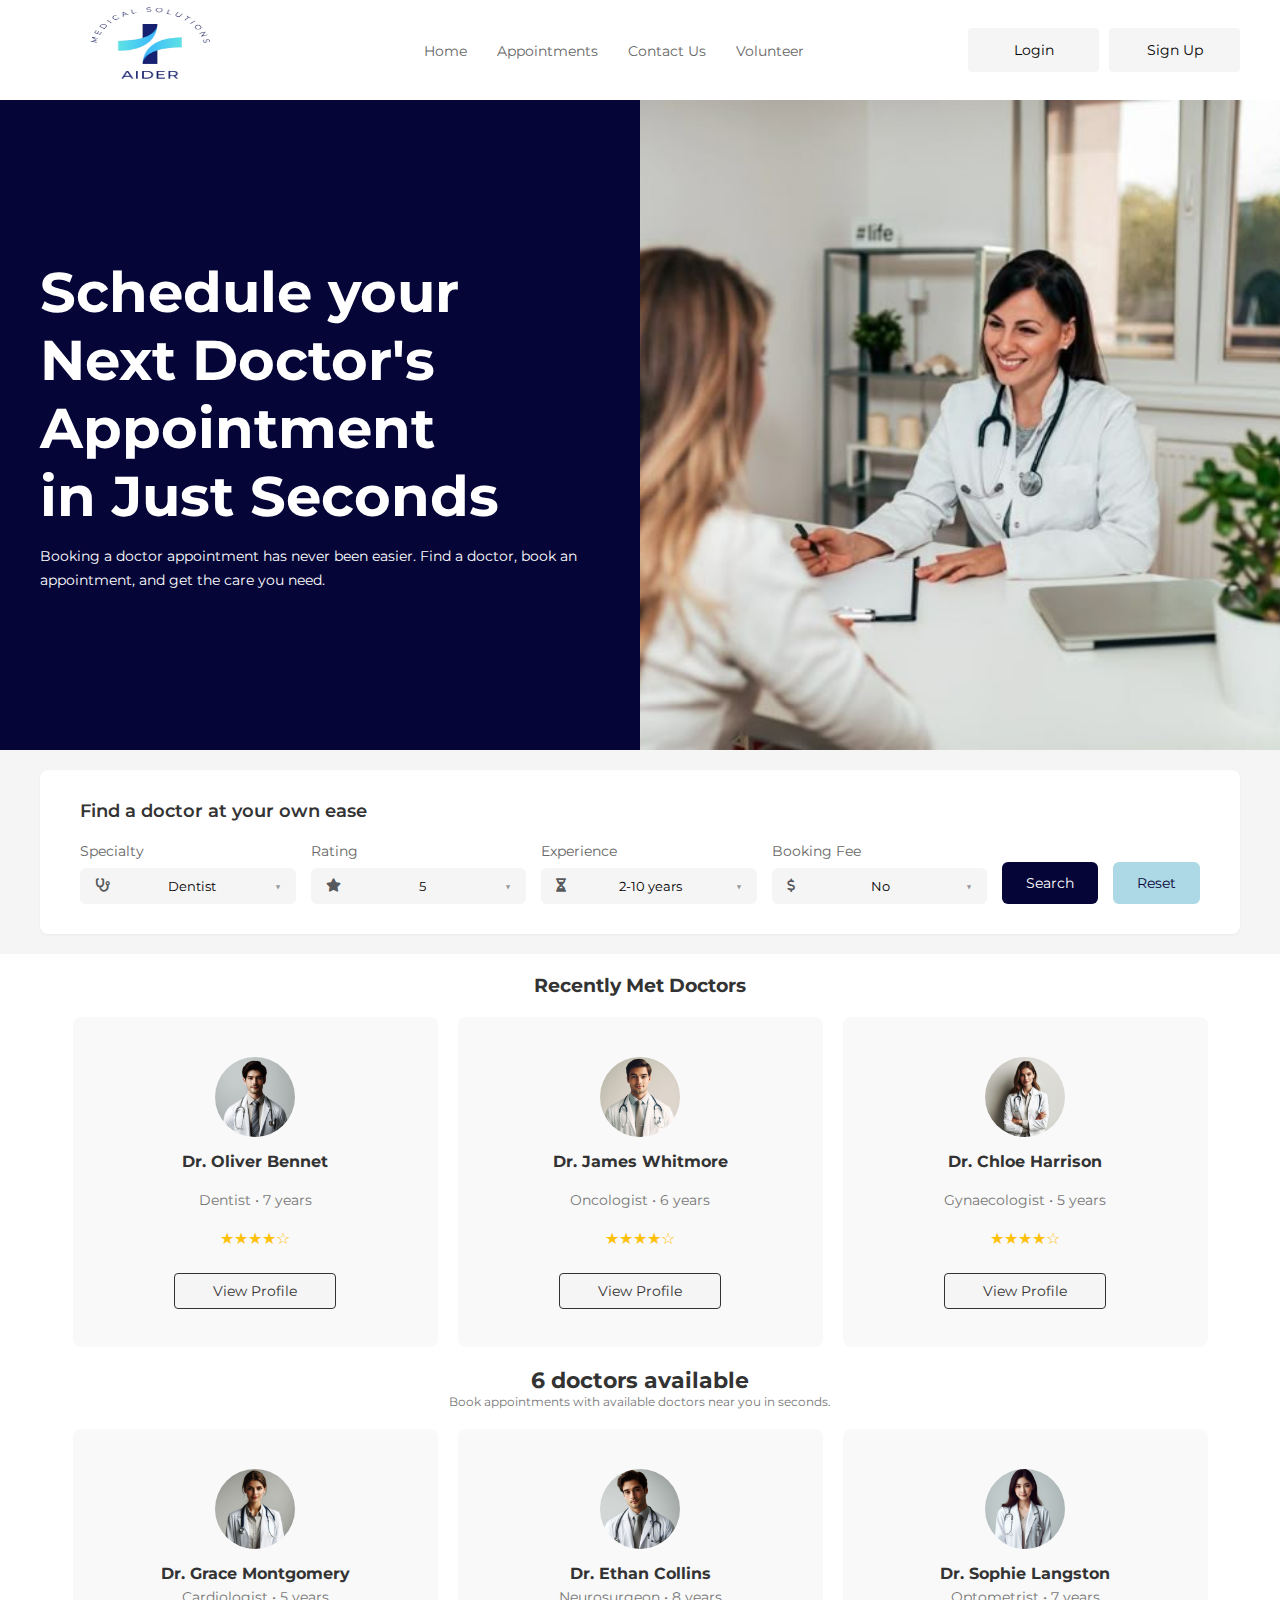
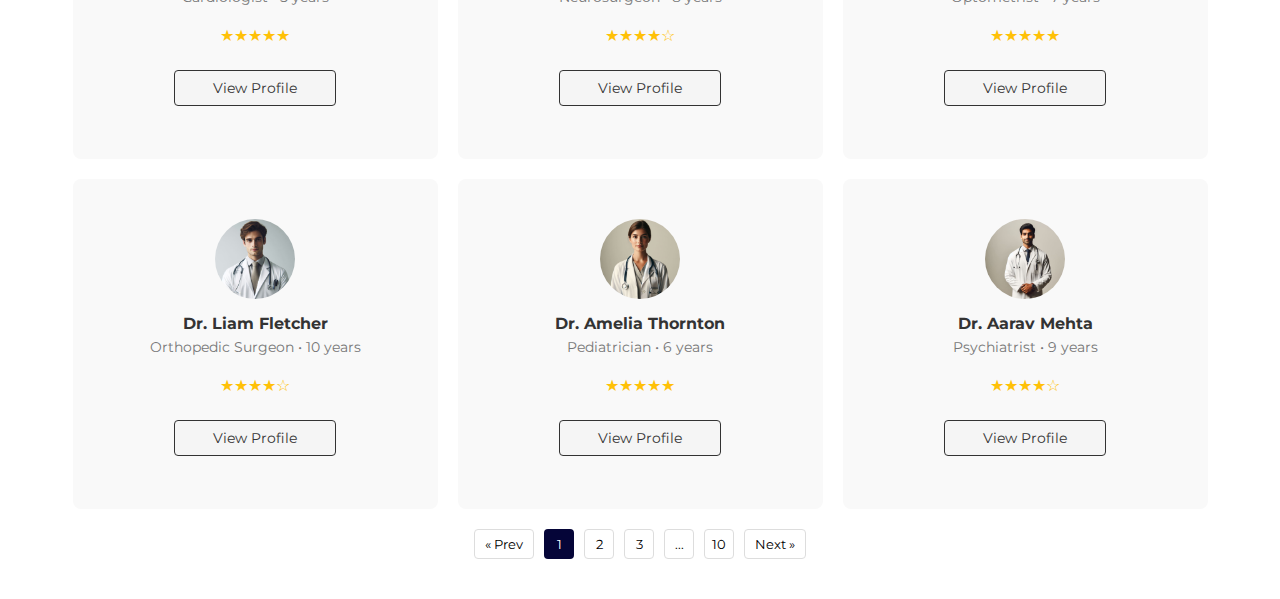
<file: aider/Booking page/index.html>
<!DOCTYPE html>
<html lang="en">
<head>
    <meta charset="UTF-8">
    <meta name="viewport" content="width=device-width, initial-scale=1.0">
    <title>Aider - Book Your Appointment</title>
    <link rel="stylesheet" href="./style.css">
    <link rel="stylesheet" href="https://cdnjs.cloudflare.com/ajax/libs/font-awesome/6.5.1/css/all.min.css">
</head>
<body>
    <header>
        <div class="logo">
            <div class="max">
                <img src="./logo2.png">
            </div>
        </div>
        <nav>
            <ul>
                <li><a href="#" class="active">Home</a></li>
                <li><a href="#">Appointments</a></li>
                <li><a href="#">Contact Us</a></li>
                <li><a href="#">Volunteer</a></li>
            </ul>
        </nav>
        <div class="auth-buttons">
            <button class="login-btn">Login</button>
            <button class="signup-btn">Sign Up</button>
        </div>
    </header>
    
    <section class="hero">
        <div class="hero-text">
            <h1>Schedule your Next Doctor's Appointment<br> in Just Seconds</h1>
            <p>Booking a doctor appointment has never been easier. Find a doctor, book an appointment, and get the care you need.</p>
        </div>
        <div class="hero-image">
            
        </div>
    </section>
    
    <section class="search-section">
        <h2>Find a doctor at your own ease</h2>
        <form class="search-form">
            <div class="search-field">
                <label>Specialty</label>
                <button type="button" class="dropdown-select">
                    <span class="fas fa-stethoscope" style="color: #57595c;"></span>
                    <span class="text">Dentist</span>
                    <span class="arrow">▼</span>
                </button>
            </div>
            
            <div class="search-field">
                <label>Rating</label>
                <button type="button" class="dropdown-select">
                    <span class="fas fa-star" style="color: #57595c;"></span>
                    <span class="text">5</span>
                    <span class="arrow">▼</span>
                </button>
            </div>
            
            <div class="search-field">
                <label>Experience</label>
                <button type="button" class="dropdown-select">
                    <span class="fas fa-hourglass-half" style="color: #57595c;"></span>
                    <span class="text">2-10 years</span>
                    <span class="arrow">▼</span>
                </button>
            </div>
            
            <div class="search-field">
                <label>Booking Fee</label>
                <button type="button" class="dropdown-select">
                    <span class="fas fa-dollar-sign" style="color: #57595c;"></span>
                    <span class="text">No</span>
                    <span class="arrow">▼</span>
                </button>
            </div>
            
            <button type="button" class="search-button">Search</button>
            <button type="button" class="reset-button">Reset</button>
        </form>
    </section>
    
    <section class="results-section">
        <div class="results-header">

            <h3>Recently Met Doctors</h3>
            <div class="doctors-grid">
                <div class="doctor-card">
                    <div class="doctor-image">
                        <img src="./an1.jpeg" alt="Dr. Oliver Bennet">
                    </div>
                    <h3 class="doctor-name">Dr. Oliver Bennet</h3>
                    <p class="doctor-specialty">Dentist • 7 years</p>
                    <div class="doctor-rating">★★★★☆</div>
                    <button>View Profile</button>
                </div> 

                <div class="doctor-card">
                    <div class="doctor-image">
                        <img src="./an2.jpeg" alt="Dr. James Whitmore">
                    </div>
                    <h3 class="doctor-name">Dr. James Whitmore</h3>
                    <p class="doctor-specialty">Oncologist • 6 years</p>
                    <div class="doctor-rating">★★★★☆</div>
                    <button>View Profile</button>
                </div>

                <div class="doctor-card">
                    <div class="doctor-image">
                        <img src="./an6.jpeg" alt="Dr. Chloe Harrison">
                    </div>
                    <h3 class="doctor-name">Dr. Chloe Harrison</h3>
                    <p class="doctor-specialty">Gynaecologist • 5 years</p>
                    <div class="doctor-rating">★★★★☆</div>
                    <button>View Profile</button>
                </div>
            </div>
            <h2>6 doctors available</h2>
            <p class="results-note">Book appointments with available doctors near you in seconds.</p>
        </div>
        
        <div class="doctors-grid">
            
            <div class="doctor-card">
                <div class="doctor-image">
                    <img src="./an7.jpeg" alt="Dr. Grace Montgomery">
                </div>
                <h3 class="doctor-name">Dr. Grace Montgomery</h3>
                <p class="doctor-specialty">Cardiologist • 5 years</p>
                <div class="doctor-rating">★★★★★</div>
                <button>View Profile</button>
            </div>
            
            
            <div class="doctor-card">
                <div class="doctor-image">
                    <img src="./an3.jpeg" alt="Dr. Ethan Collins">
                </div>
                <h3 class="doctor-name">Dr. Ethan Collins</h3>
                <p class="doctor-specialty">Neurosurgeon • 8 years</p>
                <div class="doctor-rating">★★★★☆</div>
                <button>View Profile</button>
            </div>
            
            
            <div class="doctor-card">
                <div class="doctor-image">
                    <img src="./an8.jpeg" alt="Dr. Sophie Langston">
                </div>
                <h3 class="doctor-name">Dr. Sophie Langston</h3>
                <p class="doctor-specialty">Optometrist • 7 years</p>
                <div class="doctor-rating">★★★★★</div>
                <button>View Profile</button>
            </div>
            
            
            <div class="doctor-card">
                <div class="doctor-image">
                    <img src="./an4.jpeg" alt="Dr. Liam Fletcher">
                </div>
                <h3 class="doctor-name">Dr. Liam Fletcher</h3>
                <p class="doctor-specialty">Orthopedic Surgeon • 10 years</p>
                <div class="doctor-rating">★★★★☆</div>
                <button>View Profile</button>
            </div>
            
            
            <div class="doctor-card">
                <div class="doctor-image">
                    <img src="./an9.jpeg" alt="Dr. Amelia Thornton">
                </div>
                <h3 class="doctor-name">Dr. Amelia Thornton</h3>
                <p class="doctor-specialty">Pediatrician • 6 years</p>
                <div class="doctor-rating">★★★★★</div>
                <button>View Profile</button>
            </div>
            
            
            <div class="doctor-card">
                <div class="doctor-image">
                    <img src="./an5.jpeg" alt="Dr. Aarav Mehta">
                </div>
                <h3 class="doctor-name">Dr. Aarav Mehta</h3>
                <p class="doctor-specialty">Psychiatrist • 9 years</p>
                <div class="doctor-rating">★★★★☆</div>
                <button>View Profile</button>
            </div>
        </div>
        
        <div class="pagination">
            <button class="arrow">« Prev</button>
            <button class="active">1</button>
            <button>2</button>
            <button>3</button>
            <button>...</button>
            <button>10</button>
            <button class="arrow">Next »</button>
        </div>
    </section>

    <script src= './doctors.js'></script>
    
    
</body>
</html>
</file>
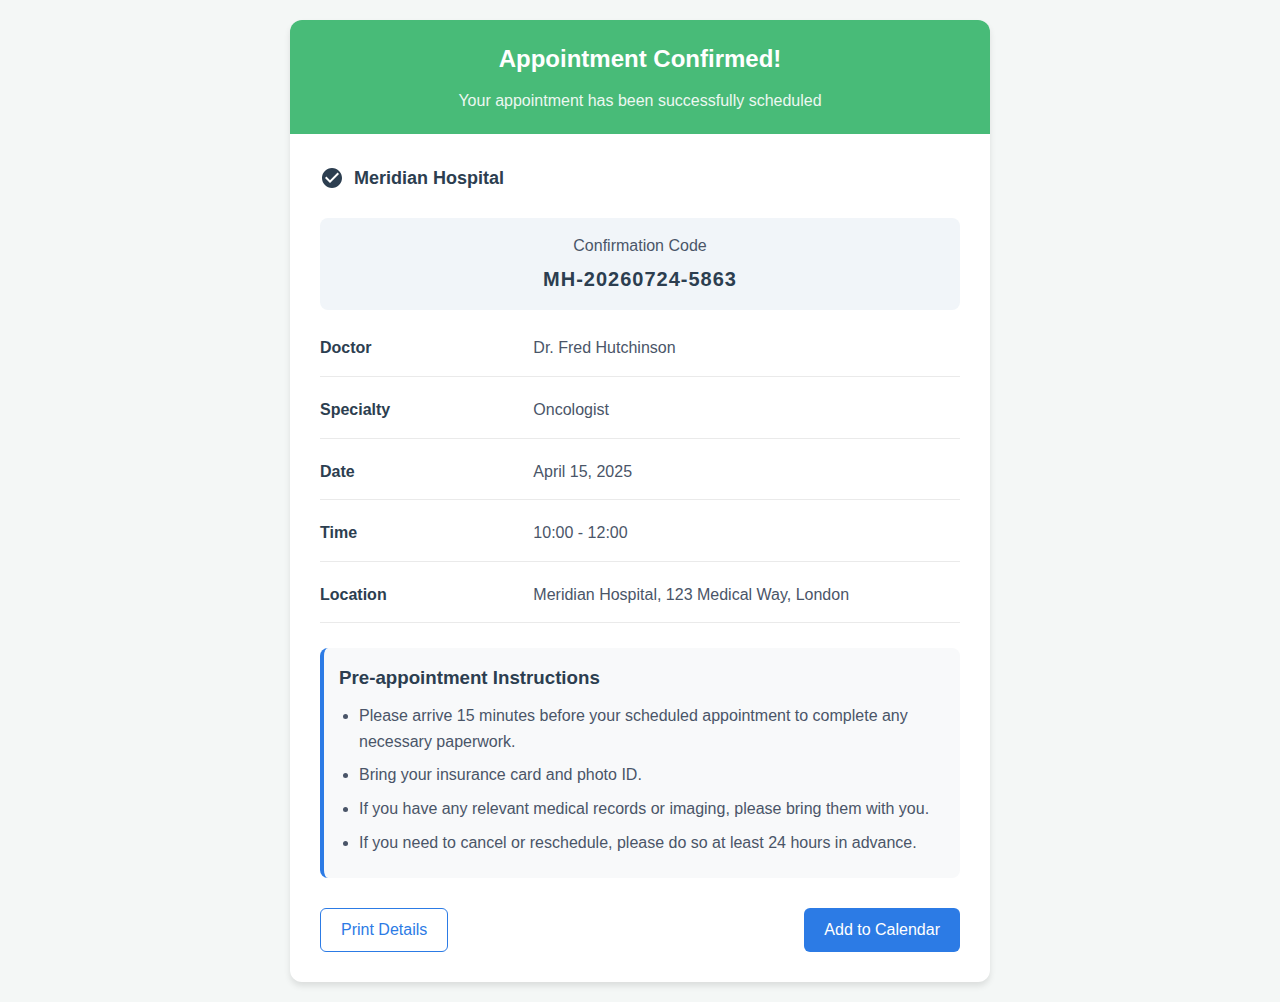
<file: aider/Appointment page/booking-confirmation.html>
<!DOCTYPE html>
<html lang="en">
<head>
    <meta charset="UTF-8">
    <meta name="viewport" content="width=device-width, initial-scale=1.0">
    <title>Appointment Confirmation - Meridian Hospital</title>
    <style>
        * {
            margin: 0;
            padding: 0;
            box-sizing: border-box;
        }
        body {
            font-family: 'Arial', sans-serif;
            background-color: #f4f7f6;
            display: flex;
            justify-content: center;
            align-items: center;
            min-height: 100vh;
            padding: 20px;
            line-height: 1.6;
        }
        .confirmation-container {
            background-color: white;
            border-radius: 12px;
            box-shadow: 0 4px 6px rgba(0, 0, 0, 0.1);
            width: 100%;
            max-width: 700px;
            overflow: hidden;
        }
        .header {
            background-color: #48bb78;
            color: white;
            padding: 20px;
            text-align: center;
        }
        .header h1 {
            font-size: 24px;
            margin-bottom: 10px;
        }
        .header p {
            opacity: 0.9;
        }
        .details-section {
            padding: 30px;
        }
        .detail-row {
            display: flex;
            margin-bottom: 20px;
            border-bottom: 1px solid #eaeaea;
            padding-bottom: 15px;
        }
        .detail-row:last-child {
            border-bottom: none;
        }
        .detail-label {
            flex: 1;
            font-weight: bold;
            color: #2c3e50;
        }
        .detail-value {
            flex: 2;
            color: #4a5568;
        }
        .confirmation-id {
            background-color: #f1f5f9;
            padding: 15px;
            border-radius: 8px;
            text-align: center;
            margin-bottom: 25px;
        }
        .confirmation-id p {
            color: #4a5568;
            margin-bottom: 5px;
        }
        .confirmation-id .id {
            color: #2c3e50;
            font-size: 20px;
            font-weight: bold;
            letter-spacing: 1px;
        }
        .buttons {
            display: flex;
            justify-content: space-between;
            margin-top: 30px;
        }
        .button {
            padding: 12px 20px;
            border-radius: 6px;
            border: none;
            cursor: pointer;
            font-size: 16px;
            transition: all 0.3s ease;
        }
        .primary-button {
            background-color: #2c7be5;
            color: white;
        }
        .primary-button:hover {
            background-color: #1e5fc0;
        }
        .secondary-button {
            background-color: white;
            color: #2c7be5;
            border: 1px solid #2c7be5;
        }
        .secondary-button:hover {
            background-color: #f0f7ff;
        }
        .instructions {
            margin-top: 25px;
            background-color: #f8f9fa;
            padding: 15px;
            border-radius: 8px;
            border-left: 4px solid #2c7be5;
        }
        .instructions h3 {
            color: #2c3e50;
            margin-bottom: 10px;
        }
        .instructions ul {
            padding-left: 20px;
            color: #4a5568;
        }
        .instructions li {
            margin-bottom: 8px;
        }
        .logo {
            display: flex;
            align-items: center;
            margin-bottom: 25px;
        }
        .logo svg {
            width: 24px;
            height: 24px;
            margin-right: 10px;
            fill: #2c3e50;
        }
        .logo span {
            font-size: 18px;
            font-weight: bold;
            color: #2c3e50;
        }
    </style>
</head>
<body>
    <div class="confirmation-container">
        <div class="header">
            <h1>Appointment Confirmed!</h1>
            <p>Your appointment has been successfully scheduled</p>
        </div>
        
        <div class="details-section">
            <div class="logo">
                <svg viewBox="0 0 24 24" xmlns="http://www.w3.org/2000/svg">
                    <path d="M12 2C6.48 2 2 6.48 2 12s4.48 10 10 10 10-4.48 10-10S17.52 2 12 2zm-2 15l-5-5 1.41-1.41L10 14.17l7.59-7.59L19 8l-9 9z"/>
                </svg>
                <span>Meridian Hospital</span>
            </div>
            
            <div class="confirmation-id">
                <p>Confirmation Code</p>
                <div class="id" id="confirmation-code">MH-20250410-1234</div>
            </div>
            
            <div class="detail-row">
                <div class="detail-label">Doctor</div>
                <div class="detail-value" id="doctor-name">Dr. Fred Hutchinson</div>
            </div>
            
            <div class="detail-row">
                <div class="detail-label">Specialty</div>
                <div class="detail-value">Oncologist</div>
            </div>
            
            <div class="detail-row">
                <div class="detail-label">Date</div>
                <div class="detail-value" id="appointment-date">April 15, 2025</div>
            </div>
            
            <div class="detail-row">
                <div class="detail-label">Time</div>
                <div class="detail-value" id="appointment-time">10:00 - 12:00</div>
            </div>
            
            <div class="detail-row">
                <div class="detail-label">Location</div>
                <div class="detail-value">Meridian Hospital, 123 Medical Way, London</div>
            </div>
            
            <div class="instructions">
                <h3>Pre-appointment Instructions</h3>
                <ul>
                    <li>Please arrive 15 minutes before your scheduled appointment to complete any necessary paperwork.</li>
                    <li>Bring your insurance card and photo ID.</li>
                    <li>If you have any relevant medical records or imaging, please bring them with you.</li>
                    <li>If you need to cancel or reschedule, please do so at least 24 hours in advance.</li>
                </ul>
            </div>
            
            <div class="buttons">
                <button class="button secondary-button" onclick="window.print()">Print Details</button>
                <button class="button primary-button" onclick="addToCalendar()">Add to Calendar</button>
            </div>
        </div>
    </div>
    
    <script>
        // Function to parse URL parameters
        function getUrlParameters() {
            const params = {};
            const queryString = window.location.search.substring(1);
            const pairs = queryString.split('&');
            
            for (let i = 0; i < pairs.length; i++) {
                const pair = pairs[i].split('=');
                params[decodeURIComponent(pair[0])] = decodeURIComponent(pair[1] || '');
            }
            
            return params;
        }
        
        // Function to populate appointment details from URL parameters
        function populateAppointmentDetails() {
            const params = getUrlParameters();
            
        //Set doctor name
            if (params.doctor) {
        document.getElementById('doctor-name').textContent = params.doctor.replace(/\+/g, ' ');
    }
    
    // Set appointment date
    if (params.date && params.month && params.year) {
        document.getElementById('appointment-date').textContent = 
            `${params.month.replace(/\+/g, ' ')} ${params.date}, ${params.year}`;
    }
    
    // Set appointment time
    if (params.time) {
        document.getElementById('appointment-time').textContent = params.time.replace(/\+/g, ' ');
    }
            
            // Generate a unique confirmation code
            const today = new Date();
            const dateString = today.toISOString().slice(0, 10).replace(/-/g, '');
            const randomNum = Math.floor(1000 + Math.random() * 9000);
            document.getElementById('confirmation-code').textContent = `MH-${dateString}-${randomNum}`;
        }
        
        // Function to handle "Add to Calendar" feature
        function addToCalendar() {
            const params = getUrlParameters();
            
            if (!params.date || !params.month || !params.year || !params.time) {
                alert('Missing appointment information for calendar event');
                return;
            }
            
            // Parse date information
            const monthNames = ["January", "February", "March", "April", "May", "June",
                          "July", "August", "September", "October", "November", "December"];
            const monthIndex = monthNames.indexOf(params.month);
            const day = parseInt(params.date);
            const year = parseInt(params.year);
            
            // Parse time information
            const timeRange = params.time.split(' - ');
            const startTime = timeRange[0];
            const endTime = timeRange[1];
            
            // Format start and end datetime strings for calendar
            const [startHour, startMinute] = startTime.split(':');
            const [endHour, endMinute] = endTime.split(':');
            
            const startDate = new Date(year, monthIndex, day, parseInt(startHour), parseInt(startMinute));
            const endDate = new Date(year, monthIndex, day, parseInt(endHour), parseInt(endMinute));
            
            // Create calendar event object
            const event = {
                title: `Appointment with ${params.doctor}`,
                start: startDate.toISOString(),
                end: endDate.toISOString(),
                location: 'Meridian Hospital, 123 Medical Way, London',
                description: 'Oncology appointment. Please arrive 15 minutes early.'
            };
            
            // In a real application, you would implement calendar integration here
            // For demo purposes, we'll show what data would be sent
            console.log('Calendar event data:', event);
            alert('Calendar integration would happen here with event details!');
            
            // For a real implementation, you might use:
            // Google Calendar: https://calendar.google.com/calendar/render?action=TEMPLATE&text=...&dates=...
            // Or generate an .ics file for download
        }
        
        // Initialize the page
        document.addEventListener('DOMContentLoaded', populateAppointmentDetails);
    </script>
</body>
</html>
</file>
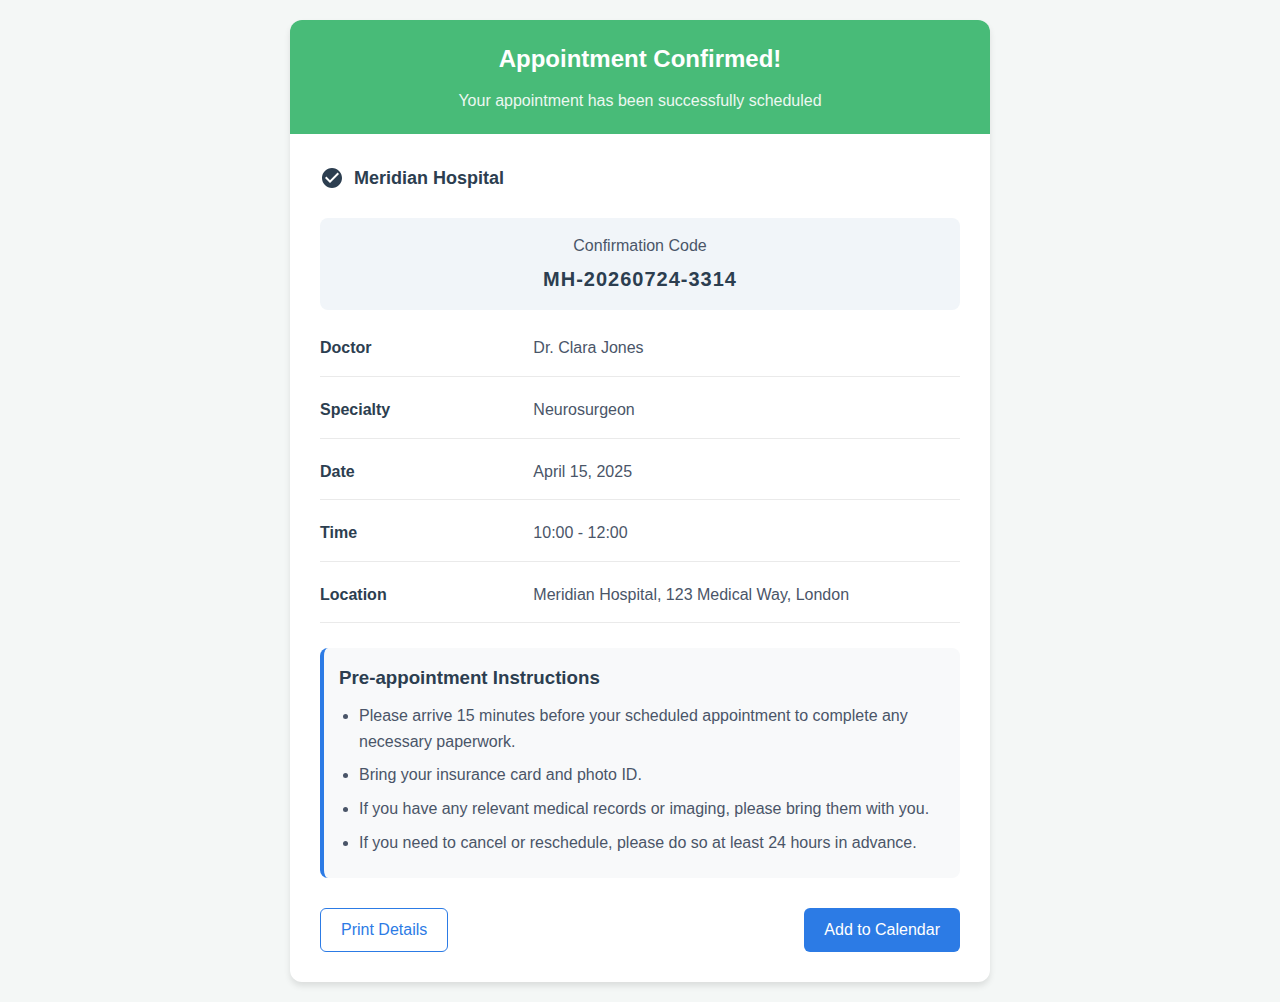
<file: aider/booking confirmation/booking-confirmation.html>
<!DOCTYPE html>
<html lang="en">
<head>
    <meta charset="UTF-8">
    <meta name="viewport" content="width=device-width, initial-scale=1.0">
    <title>Appointment Confirmation - Meridian Hospital</title>
    <style>
        * {
            margin: 0;
            padding: 0;
            box-sizing: border-box;
        }
        body {
            font-family: 'Arial', sans-serif;
            background-color: #f4f7f6;
            display: flex;
            justify-content: center;
            align-items: center;
            min-height: 100vh;
            padding: 20px;
            line-height: 1.6;
        }
        .confirmation-container {
            background-color: white;
            border-radius: 12px;
            box-shadow: 0 4px 6px rgba(0, 0, 0, 0.1);
            width: 100%;
            max-width: 700px;
            overflow: hidden;
        }
        .header {
            background-color: #48bb78;
            color: white;
            padding: 20px;
            text-align: center;
        }
        .header h1 {
            font-size: 24px;
            margin-bottom: 10px;
        }
        .header p {
            opacity: 0.9;
        }
        .details-section {
            padding: 30px;
        }
        .detail-row {
            display: flex;
            margin-bottom: 20px;
            border-bottom: 1px solid #eaeaea;
            padding-bottom: 15px;
        }
        .detail-row:last-child {
            border-bottom: none;
        }
        .detail-label {
            flex: 1;
            font-weight: bold;
            color: #2c3e50;
        }
        .detail-value {
            flex: 2;
            color: #4a5568;
        }
        .confirmation-id {
            background-color: #f1f5f9;
            padding: 15px;
            border-radius: 8px;
            text-align: center;
            margin-bottom: 25px;
        }
        .confirmation-id p {
            color: #4a5568;
            margin-bottom: 5px;
        }
        .confirmation-id .id {
            color: #2c3e50;
            font-size: 20px;
            font-weight: bold;
            letter-spacing: 1px;
        }
        .buttons {
            display: flex;
            justify-content: space-between;
            margin-top: 30px;
        }
        .button {
            padding: 12px 20px;
            border-radius: 6px;
            border: none;
            cursor: pointer;
            font-size: 16px;
            transition: all 0.3s ease;
        }
        .primary-button {
            background-color: #2c7be5;
            color: white;
        }
        .primary-button:hover {
            background-color: #1e5fc0;
        }
        .secondary-button {
            background-color: white;
            color: #2c7be5;
            border: 1px solid #2c7be5;
        }
        .secondary-button:hover {
            background-color: #f0f7ff;
        }
        .instructions {
            margin-top: 25px;
            background-color: #f8f9fa;
            padding: 15px;
            border-radius: 8px;
            border-left: 4px solid #2c7be5;
        }
        .instructions h3 {
            color: #2c3e50;
            margin-bottom: 10px;
        }
        .instructions ul {
            padding-left: 20px;
            color: #4a5568;
        }
        .instructions li {
            margin-bottom: 8px;
        }
        .logo {
            display: flex;
            align-items: center;
            margin-bottom: 25px;
        }
        .logo svg {
            width: 24px;
            height: 24px;
            margin-right: 10px;
            fill: #2c3e50;
        }
        .logo span {
            font-size: 18px;
            font-weight: bold;
            color: #2c3e50;
        }
    </style>
</head>
<body>
    <div class="confirmation-container">
        <div class="header">
            <h1>Appointment Confirmed!</h1>
            <p>Your appointment has been successfully scheduled</p>
        </div>
        
        <div class="details-section">
            <div class="logo">
                <svg viewBox="0 0 24 24" xmlns="http://www.w3.org/2000/svg">
                    <path d="M12 2C6.48 2 2 6.48 2 12s4.48 10 10 10 10-4.48 10-10S17.52 2 12 2zm-2 15l-5-5 1.41-1.41L10 14.17l7.59-7.59L19 8l-9 9z"/>
                </svg>
                <span>Meridian Hospital</span>
            </div>
            
            <div class="confirmation-id">
                <p>Confirmation Code</p>
                <div class="id" id="confirmation-code">MH-20250410-1234</div>
            </div>
            
            <div class="detail-row">
                <div class="detail-label">Doctor</div>
                <div class="detail-value" id="doctor-name">Dr. Clara Jones</div>
            </div>
            
            <div class="detail-row">
                <div class="detail-label">Specialty</div>
                <div class="detail-value">Neurosurgeon</div>
            </div>
            
            <div class="detail-row">
                <div class="detail-label">Date</div>
                <div class="detail-value" id="appointment-date">April 15, 2025</div>
            </div>
            
            <div class="detail-row">
                <div class="detail-label">Time</div>
                <div class="detail-value" id="appointment-time">10:00 - 12:00</div>
            </div>
            
            <div class="detail-row">
                <div class="detail-label">Location</div>
                <div class="detail-value">Meridian Hospital, 123 Medical Way, London</div>
            </div>
            
            <div class="instructions">
                <h3>Pre-appointment Instructions</h3>
                <ul>
                    <li>Please arrive 15 minutes before your scheduled appointment to complete any necessary paperwork.</li>
                    <li>Bring your insurance card and photo ID.</li>
                    <li>If you have any relevant medical records or imaging, please bring them with you.</li>
                    <li>If you need to cancel or reschedule, please do so at least 24 hours in advance.</li>
                </ul>
            </div>
            
            <div class="buttons">
                <button class="button secondary-button" onclick="window.print()">Print Details</button>
                <button class="button primary-button" onclick="addToCalendar()">Add to Calendar</button>
            </div>
        </div>
    </div>
    
    <script>
        // Function to parse URL parameters
        function getUrlParameters() {
            const params = {};
            const queryString = window.location.search.substring(1);
            const pairs = queryString.split('&');
            
            for (let i = 0; i < pairs.length; i++) {
                const pair = pairs[i].split('=');
                params[decodeURIComponent(pair[0])] = decodeURIComponent(pair[1] || '');
            }
            
            return params;
        }
        
        // Function to populate appointment details from URL parameters
        function populateAppointmentDetails() {
            const params = getUrlParameters();
            
            // Set doctor name
         if (params.doctor) {
        document.getElementById('doctor-name').textContent = params.doctor.replace(/\+/g, ' ');
         }
    
    // Set appointment date
        if (params.date && params.month && params.year) {
        document.getElementById('appointment-date').textContent = 
            `${params.month.replace(/\+/g, ' ')} ${params.date}, ${params.year}`;
        }
    
    // Set appointment time
         if (params.time) {
        document.getElementById('appointment-time').textContent = params.time.replace(/\+/g, ' ');
        }
            
            // Generate a unique confirmation code
            const today = new Date();
            const dateString = today.toISOString().slice(0, 10).replace(/-/g, '');
            const randomNum = Math.floor(1000 + Math.random() * 9000);
            document.getElementById('confirmation-code').textContent = `MH-${dateString}-${randomNum}`;
        }
        
        // Function to handle "Add to Calendar" feature
        function addToCalendar() {
            const params = getUrlParameters();
            
            if (!params.date || !params.month || !params.year || !params.time) {
                alert('Missing appointment information for calendar event');
                return;
            }
            
            // Parse date information
            const monthNames = ["January", "February", "March", "April", "May", "June",
                          "July", "August", "September", "October", "November", "December"];
            const monthIndex = monthNames.indexOf(params.month);
            const day = parseInt(params.date);
            const year = parseInt(params.year);
            
            // Parse time information
            const timeRange = params.time.split(' - ');
            const startTime = timeRange[0];
            const endTime = timeRange[1];
            
            // Format start and end datetime strings for calendar
            const [startHour, startMinute] = startTime.split(':');
            const [endHour, endMinute] = endTime.split(':');
            
            const startDate = new Date(year, monthIndex, day, parseInt(startHour), parseInt(startMinute));
            const endDate = new Date(year, monthIndex, day, parseInt(endHour), parseInt(endMinute));
            
            // Create calendar event object
            const event = {
                title: `Appointment with ${params.doctor}`,
                start: startDate.toISOString(),
                end: endDate.toISOString(),
                location: 'Meridian Hospital, 123 Medical Way, London',
                description: 'Oncology appointment. Please arrive 15 minutes early.'
            };
            
            // In a real application, you would implement calendar integration here
            // For demo purposes, we'll show what data would be sent
            console.log('Calendar event data:', event);
            alert('Calendar integration would happen here with event details!');
            
            // For a real implementation, you might use:
            // Google Calendar: https://calendar.google.com/calendar/render?action=TEMPLATE&text=...&dates=...
            // Or generate an .ics file for download
        }
        
        // Initialize the page
        document.addEventListener('DOMContentLoaded', populateAppointmentDetails);
    </script>
</body>
</html>
</file>
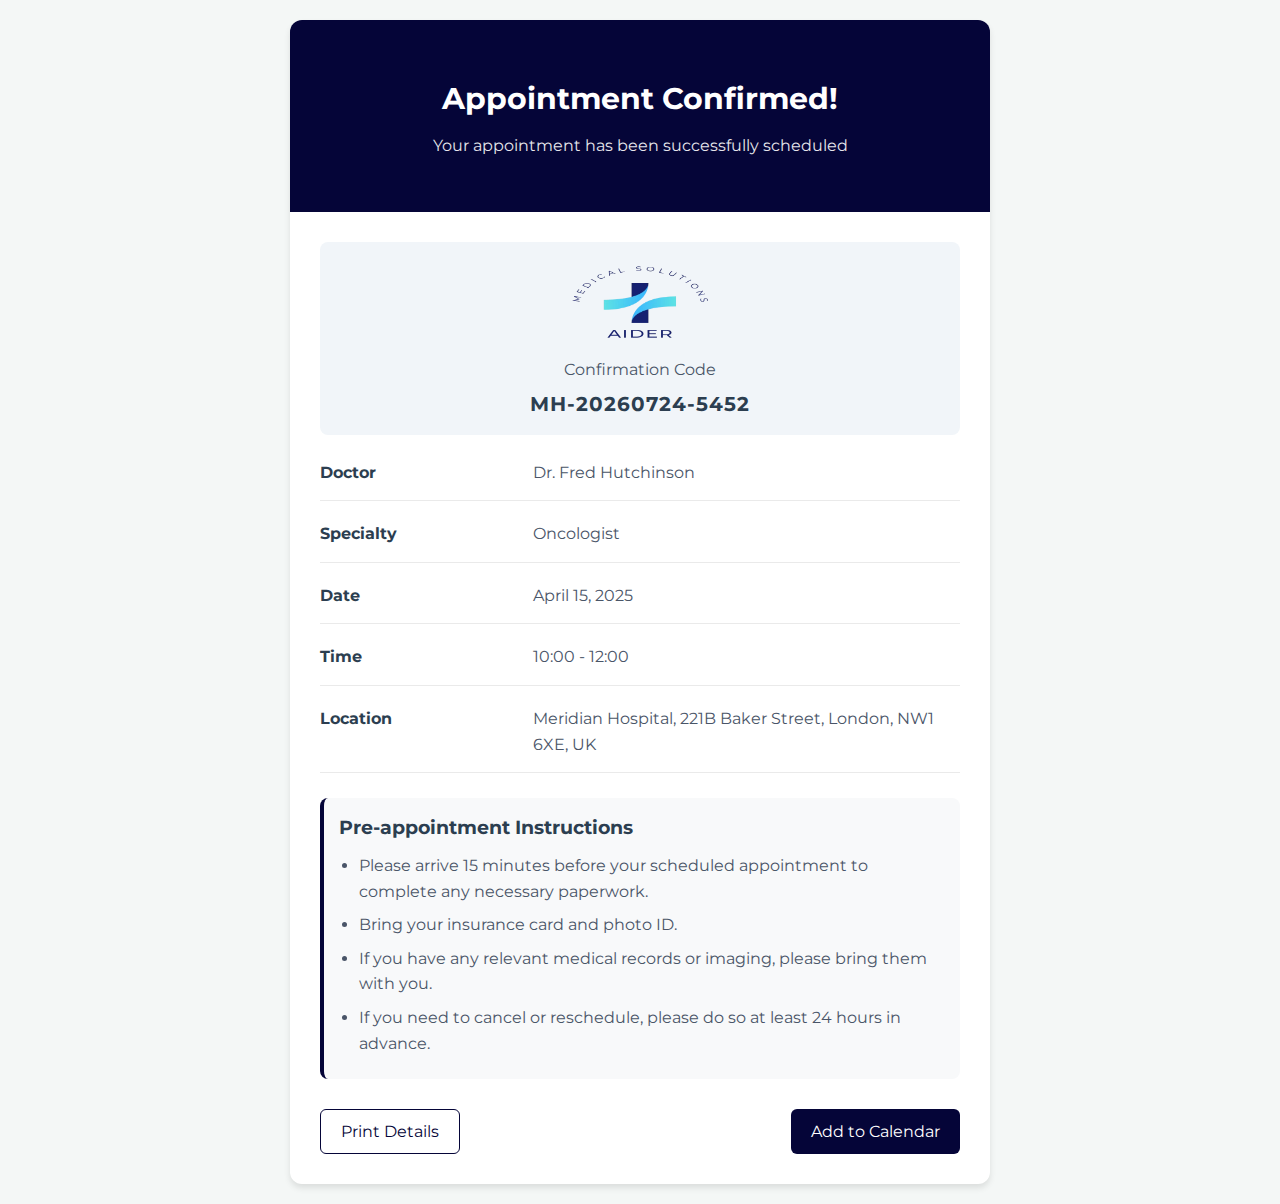
<file: aider/Booking page/booking-confirmation.html>
<!DOCTYPE html>
<html lang="en">
<head>
    <meta charset="UTF-8">
    <meta name="viewport" content="width=device-width, initial-scale=1.0">
    <title>Appointment Confirmation - Meridian Hospital</title>
    <style>
        @import url('https://fonts.googleapis.com/css2?family=Montserrat:ital,wght@0,100..900;1,100..900&display=swap');
        * {
            margin: 0;
            padding: 0;
            box-sizing: border-box;
        }
        body {
            font-family: 'Montserrat', sans-serif;
            background-color: #f4f7f6;
            display: flex;
            justify-content: center;
            align-items: center;
            min-height: 100vh;
            padding: 20px;
            line-height: 1.6;
        }
        .confirmation-container {
            background-color: white;
            border-radius: 12px;
            box-shadow: 0 4px 6px rgba(0, 0, 0, 0.1);
            width: 100%;
            max-width: 700px;
            overflow: hidden;
        }
        .header {
            background-color:  rgb(5, 5, 56);;
            color: white;
            padding: 20px;
            text-align: center;
            height: 12rem;
        }
        .header h1 {
            margin-top: 35px;
            font-size: 30px;
            margin-bottom: 10px;
        }
        .header p {
            opacity: 0.9;
        }
        .details-section {
            padding: 30px;
        }
        .detail-row {
            display: flex;
            margin-bottom: 20px;
            border-bottom: 1px solid #eaeaea;
            padding-bottom: 15px;
        }
        .detail-row:last-child {
            border-bottom: none;
        }
        .detail-label {
            flex: 1;
            font-weight: bold;
            color: #2c3e50;
        }
        .detail-value {
            flex: 2;
            color: #4a5568;
        }
        .confirmation-id {
            background-color: #f1f5f9;
            padding: 15px;
            border-radius: 8px;
            text-align: center;
            margin-bottom: 25px;
        }
        .confirmation-id p {
            color: #4a5568;
            margin-bottom: 5px;
        }
        .confirmation-id .id {
            color: #2c3e50;
            font-size: 20px;
            font-weight: bold;
            letter-spacing: 1px;
        }
        .buttons {
            display: flex;
            justify-content: space-between;
            margin-top: 30px;
        }
        .button {
            padding: 12px 20px;
            border-radius: 6px;
            border: none;
            cursor: pointer;
            font-size: 16px;
            transition: all 0.3s ease;
        }
        .primary-button {
            background-color: rgb(5, 5, 56);
            color: white;
            font-family: 'Montserrat', sans-serif;
        }
        .primary-button:hover {
            background-color: #253a30;
        }
        .secondary-button {
            background-color: white;
            color: rgb(5, 5, 56);
            border: 1px solid rgb(5, 5, 56);
            font-family: 'Montserrat', sans-serif;
        }
        .secondary-button:hover {
            background-color: #f0f7ff;
        }
        .instructions {
            margin-top: 25px;
            background-color: #f8f9fa;
            padding: 15px;
            border-radius: 8px;
            border-left: 4px solid rgb(5, 5, 56);
        }
        .instructions h3 {
            color: #2c3e50;
            margin-bottom: 10px;
        }
        .instructions ul {
            padding-left: 20px;
            color: #4a5568;
        }
        .instructions li {
            margin-bottom: 8px;
        }
        .logo {
            display: flex;
            justify-content: center;
            align-items: center;
            align-self: center;
            height: 100px;
        }

        .logo img{
            height: 150px;
            width: 250px;
        }
        
    </style>
</head>
<body>
    <div class="confirmation-container">
        <div class="header">
            <h1>Appointment Confirmed!</h1>
            <p>Your appointment has been successfully scheduled</p>
        </div>
        
        <div class="details-section">
            
            
            <div class="confirmation-id">
                <div class="logo">
                <img src="./logo2.png" alt="logo">
                </div>
                <p>Confirmation Code</p>
                <div class="id" id="confirmation-code">MH-20250410-1234</div>
            </div>
            
            <div class="detail-row">
                <div class="detail-label">Doctor</div>
                <div class="detail-value" id="doctor-name">Dr. Fred Hutchinson</div>
            </div>
            
            <div class="detail-row">
                <div class="detail-label">Specialty</div>
                <div class="detail-value">Oncologist</div>
            </div>
            
            <div class="detail-row">
                <div class="detail-label">Date</div>
                <div class="detail-value" id="appointment-date">April 15, 2025</div>
            </div>
            
            <div class="detail-row">
                <div class="detail-label">Time</div>
                <div class="detail-value" id="appointment-time">10:00 - 12:00</div>
            </div>
            
            <div class="detail-row">
                <div class="detail-label">Location</div>
                <div class="detail-value">Meridian Hospital, 221B Baker Street, London, NW1 6XE, UK</div>
            </div>
            
            <div class="instructions">
                <h3>Pre-appointment Instructions</h3>
                <ul>
                    <li>Please arrive 15 minutes before your scheduled appointment to complete any necessary paperwork.</li>
                    <li>Bring your insurance card and photo ID.</li>
                    <li>If you have any relevant medical records or imaging, please bring them with you.</li>
                    <li>If you need to cancel or reschedule, please do so at least 24 hours in advance.</li>
                </ul>
            </div>
            
            <div class="buttons">
                <button class="button secondary-button" onclick="window.print()">Print Details</button>
                <button class="button primary-button" onclick="addToCalendar()">Add to Calendar</button>
            </div>
        </div>
    </div>
    
    <script>
        // Function to parse URL parameters
function getUrlParameters() {
    const params = {};
    const queryString = window.location.search.substring(1);
    const pairs = queryString.split('&');
    
    for (let i = 0; i < pairs.length; i++) {
        const pair = pairs[i].split('=');
        params[decodeURIComponent(pair[0])] = decodeURIComponent(pair[1] || '');
    }
    
    return params;
}

// Function to populate appointment details from URL parameters
function populateAppointmentDetails() {
    const params = getUrlParameters();
    console.log("URL parameters:", params); // Debug log
    
    // Set doctor name
    if (params.doctor) {
        document.getElementById('doctor-name').textContent = params.doctor.replace(/\+/g, ' ');
    }
    
    // Set doctor specialty - directly getting the specialty element
    if (params.specialty) {
        const specialtyElement = document.querySelector('.detail-row:nth-child(3) .detail-value');
        if (specialtyElement) {
            specialtyElement.textContent = params.specialty.replace(/\+/g, ' ');
            console.log("Updated specialty to:", params.specialty); 
        } else {
            console.log("Specialty element not found");
        }
    }
    
    // Set appointment date
    if (params.date && params.month && params.year) {
        document.getElementById('appointment-date').textContent = 
            `${params.month.replace(/\+/g, ' ')} ${params.date}, ${params.year}`;
    }
    
    // Set appointment time
    if (params.time) {
        document.getElementById('appointment-time').textContent = params.time.replace(/\+/g, ' ');
    }
    
    // Generate a unique confirmation code
    const today = new Date();
    const dateString = today.toISOString().slice(0, 10).replace(/-/g, '');
    const randomNum = Math.floor(1000 + Math.random() * 9000);
    document.getElementById('confirmation-code').textContent = `MH-${dateString}-${randomNum}`;
}

// Function to handle "Add to Calendar" feature
function addToCalendar() {
    const params = getUrlParameters();
    
    if (!params.date || !params.month || !params.year || !params.time) {
        alert('Missing appointment information for calendar event');
        return;
    }
    
    // Parse date information
    const monthNames = ["January", "February", "March", "April", "May", "June",
                  "July", "August", "September", "October", "November", "December"];
    const monthIndex = monthNames.indexOf(params.month);
    const day = parseInt(params.date);
    const year = parseInt(params.year);
    
    // Parse time information
    const timeRange = params.time.split(' - ');
    const startTime = timeRange[0];
    const endTime = timeRange[1];
    
    // Format start and end datetime strings for calendar
    const [startHour, startMinute] = startTime.split(':');
    const [endHour, endMinute] = endTime.split(':');
    
    const startDate = new Date(year, monthIndex, day, parseInt(startHour), parseInt(startMinute));
    const endDate = new Date(year, monthIndex, day, parseInt(endHour), parseInt(endMinute));
    
    // Create calendar event object
    const event = {
        title: `Appointment with ${params.doctor}`,
        start: startDate.toISOString(),
        end: endDate.toISOString(),
        location: 'Meridian Hospital, 123 Medical Way, London',
        description: `${params.specialty} appointment. Please arrive 15 minutes early.`
    };
    
    // In a real application, you would implement calendar integration here
    console.log('Calendar event data:', event);
    alert('Calendar integration would happen here with event details!');
}

// Initialize the page
document.addEventListener('DOMContentLoaded', populateAppointmentDetails);
    </script>
</body>
</html>
</file>
<file: aider/Booking page/style.css>
@import url('https://fonts.googleapis.com/css2?family=Montserrat:ital,wght@0,100..900;1,100..900&display=swap');
* {
    margin: 0;
    padding: 0;
    box-sizing: border-box;
    font-family: 'Montserrat', sans-serif;
}

body {
    background-color: #f5f5f5;
    color: #333;
}


header {
    display: flex;
    justify-content: space-between;
    align-items: center;
    padding: 15px 40px;
    background-color: white;
    box-shadow: 0 2px 5px rgba(0,0,0,0.1);
    height: 100px;
}

.logo {
    display: flex;
    align-items: center;
}

.logo .max img{
    height: 150px;
    width: 220px;
}

nav ul {
    display: flex;
    list-style: none;
}

nav ul li {
    margin: 0 15px;
}

nav ul li a {
    text-decoration: none;
    color: #666;
    font-size: 14px;
}

.auth-buttons {
    display: flex;
    gap: 10px
}

.login-btn {
    padding: 12px 32px;
    width: 131px;
    height: 44px;
    border: none;
    background-color: #f5f5f5;
    border-radius: 4px;
    cursor: pointer;
    font-size: 14px;
}

.login-btn:hover{
    background-color: rgb(5, 5, 56);
    color: #f5f5f5;
}

.signup-btn {
    padding: 12px 32px;
    width: 131px;
    height: 44px;
    border: none;
    background-color: #f5f5f5;
    border-radius: 4px;
    cursor: pointer;
    font-size: 14px;
}

.signup-btn:hover{
    background-color: rgb(5, 5, 56);
    color: #f5f5f5;
}


.hero {
    display: flex;
    height: 650px;
}

.hero-text {
    width: 50%;
    background-color: rgb(5, 5, 56);
    color: white;
    padding: 40px;
    display: flex;
    flex-direction: column;
    justify-content: center;
}

.hero-text h1 {
    font-size: 3.5rem;
    margin-bottom: 15px;
}

.hero-text p {
    font-size: 0.9rem;
    line-height: 1.6;
}

.hero-image {
    width: 50%;
    background-image: url(./attending.jpg);
    background-size: cover;
    background-position: center;
}


.search-section {
    padding: 30px 40px;
    background-color: white;
    border-radius: 8px;
    box-shadow: 0 1px 3px rgba(0,0,0,0.05);
    margin: 20px 40px;
}

.search-section h2 {
    margin-bottom: 20px;
    font-size: 18px;
    color: #333;
    font-weight: 600;
}

.search-form {
    display: flex;
    flex-wrap: wrap;
    gap: 15px;
    align-items: flex-end;
}

.search-field {
    flex: 1;
    min-width: 150px;
}

.search-field > .dropdown-select > i{
    height: 20px;
    width: 20px;
}

.search-field label {
    display: block;
    margin-bottom: 8px;
    font-size: 14px;
    color: #666;
}

.dropdown-select {
    display: flex;
    align-items: center;
    justify-content: space-between;
    background-color: #f5f5f5;
    border-radius: 6px;
    padding: 10px 15px;
    cursor: pointer;
    border: none;
    width: 100%;
}

.dropdown-select .arrow {
    color: #999;
    font-size: 10px;
}

.search-button {
    padding: 12px 24px;
    background-color: rgb(5, 5, 56);
    color: white;
    border: none;
    border-radius: 6px;
    cursor: pointer;
    font-size: 14px;
    font-weight: normal;
}

.reset-button {
    padding: 12px 24px;
    background-color: lightblue;
    color: rgb(5, 5, 56);
    border: none;
    border-radius: 6px;
    cursor: pointer;
    font-size: 14px;
    font-weight: normal;
}


.results-section {
    padding: 20px 40px 40px;
    background-color: white;
}

.results-header {
    display: flex;
    flex-direction: column;
    justify-content: center;
    align-items: center;
}

.results-header h2 {
    font-size: 22px;
    color: #333;
    margin-top: 20px;
}

.results-header h3{
    margin-bottom: 20px;
}

.results-header p{
    margin-bottom: 20px;
}

.results-note {
    font-size: 12px;
    color: #777;
}


/*.doctors-grid {
    display: grid;
    grid-template-columns: repeat(3, 1fr);
    gap: 20px;
    margin-bottom: 30px;*/

    .doctors-grid{
        display: flex;
        flex-wrap: wrap;
       justify-content: center;
       align-items: center;
        gap: 20px;
    }



.doctor-card {
    background-color: #f9f9f9;
    border-radius: 8px;
    overflow: hidden;
    padding: 20px;
    text-align: center;
    width: 365px;
    height: 330px;
}

.doctor-image {
    width: 80px;
    height: 80px;
    border-radius: 50%;
    margin: 0 auto 15px;
    overflow: hidden;
    margin-top: 20px;
}

.doctor-image img {
    width: 100%;
    height: 100%;
    object-fit: cover;
}

.doctor-name {
    font-weight: bold;
    margin-bottom: 5px;
    font-size: 16px;
}

.doctor-specialty {
    color: #777;
    font-size: 14px;
    margin-bottom: 10px;
}

.doctor-rating {
    margin-top: 20px;
    color: #ffc107;
}

.doctor-card button {
    background-color: #f5f5f5;
    color: #333;
    border: 1px solid #333;
    padding: 8px 16px;
    margin-top: 25px;
    border-radius: 4px;
    cursor: pointer;
    width: 50%;
    font-size: 14px;
}


.pagination {
    display: flex;
    justify-content: center;
    align-items: center;
    gap: 10px;
}

.pagination button {
    width: 30px;
    height: 30px;
    margin-top: 20px;
    border: 1px solid #ddd;
    background-color: white;
    border-radius: 4px;
    display: flex;
    justify-content: center;
    align-items: center;
    cursor: pointer;
}

.pagination button.active {
    background-color: rgb(5, 5, 56);
    color: white;
    border: none;
}

.pagination button.arrow {
    width: auto;
    padding: 0 10px;
}
</file>
